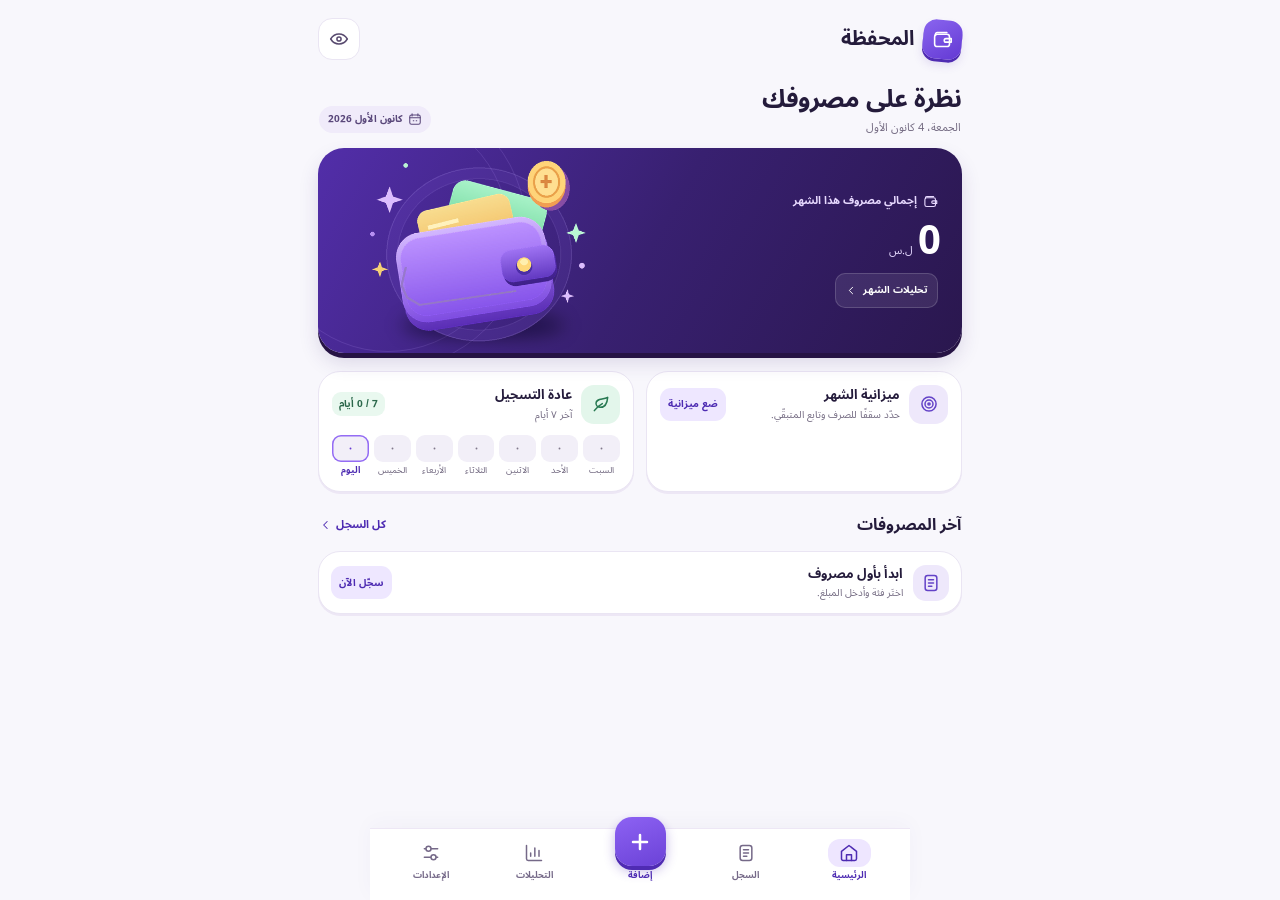
<file: apps/Almahfaza/app/assets/index.html>
<!doctype html>
<html lang="ar" dir="rtl">
<head>
  <meta charset="utf-8">
  <meta name="viewport" content="width=device-width,initial-scale=1,viewport-fit=cover">
  <meta name="color-scheme" content="light">
  <meta name="theme-color" content="#f9f8fd">
  <meta http-equiv="Content-Security-Policy" content="default-src 'self'; script-src 'self'; style-src 'self' 'unsafe-inline'; img-src 'self' data:; object-src 'none'; connect-src 'none'; form-action 'none'; base-uri 'none'">
  <title>المحفظة</title>
  <link rel="stylesheet" href="style.css">
  <script defer src="app.js"></script>
</head>
<body>
  <div class="shell">
    <header class="top" id="top"></header>
    <main id="view" tabindex="-1"></main>
    <nav class="nav" id="nav" aria-label="التنقل"></nav>
  </div>
  <div class="shade" id="shade" hidden>
    <section class="sheet" id="sheet" role="dialog" aria-modal="true" tabindex="-1"></section>
  </div>
  <div id="toast" class="toast" role="status" aria-live="polite"></div>
</body>
</html>
</file>
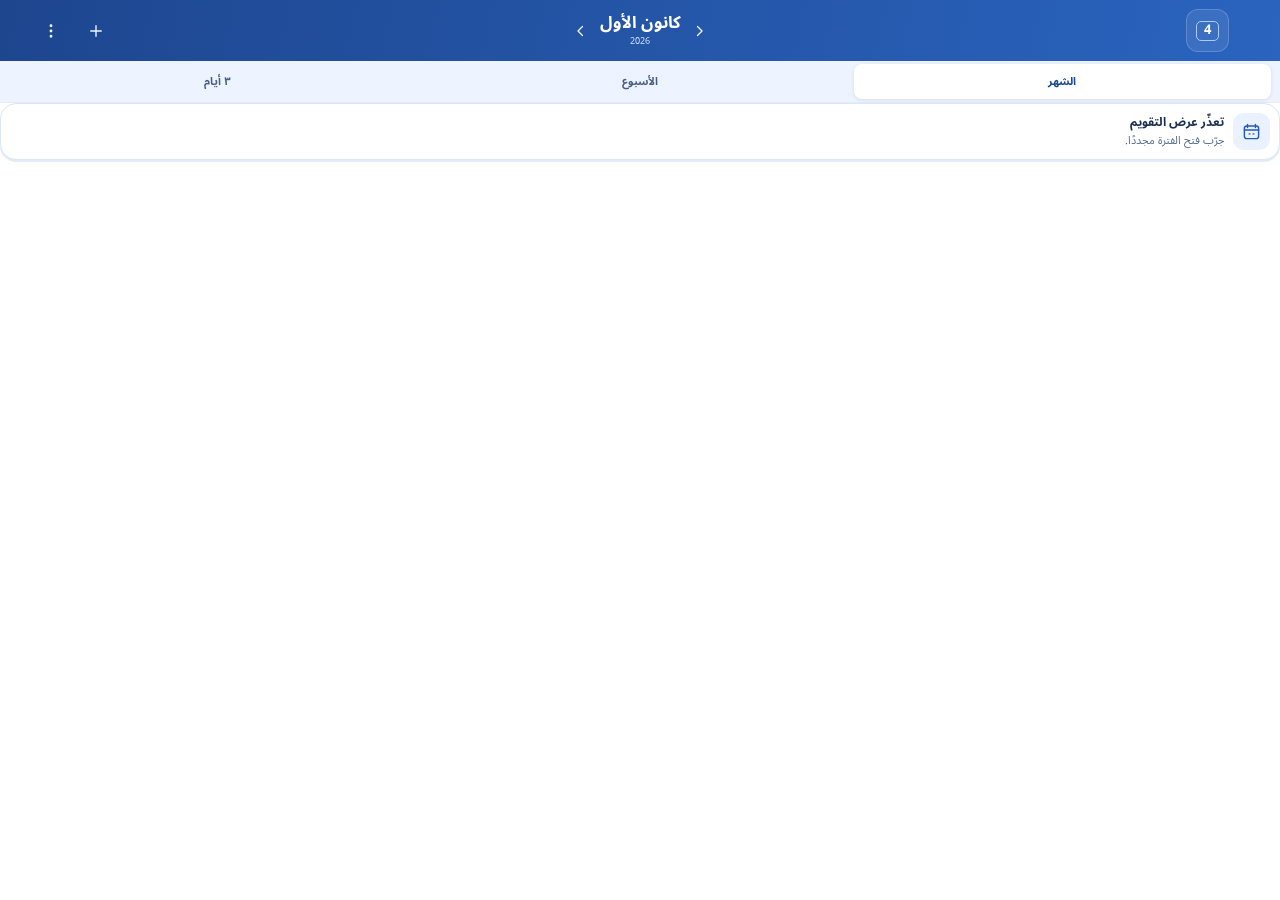
<file: apps/Altaqwim/app/src/main/assets/index.html>
<!doctype html><html dir="rtl" lang="ar">
<head>
<meta charset="utf-8">
<meta name="viewport" content="width=device-width, initial-scale=1, viewport-fit=cover">
<meta name="color-scheme" content="light">
<meta name="theme-color" content="#f4f7fc">
<meta http-equiv="Content-Security-Policy" content="default-src 'self'; script-src 'self'; style-src 'self'; img-src 'self'; connect-src 'none'; object-src 'none'; form-action 'none'; base-uri 'none'">
<title>التقويم</title>
<link rel="stylesheet" href="style.css">
<script defer src="app.js"></script>
</head>
<body>
<div id="shell"><header id="top"></header><main id="view" tabindex="-1"></main></div>
<div id="shade" hidden><section id="sheet" role="dialog" aria-modal="true" tabindex="-1"></section></div>
<div id="toast" role="status" aria-live="polite"></div>
</body>
</html>
</file>
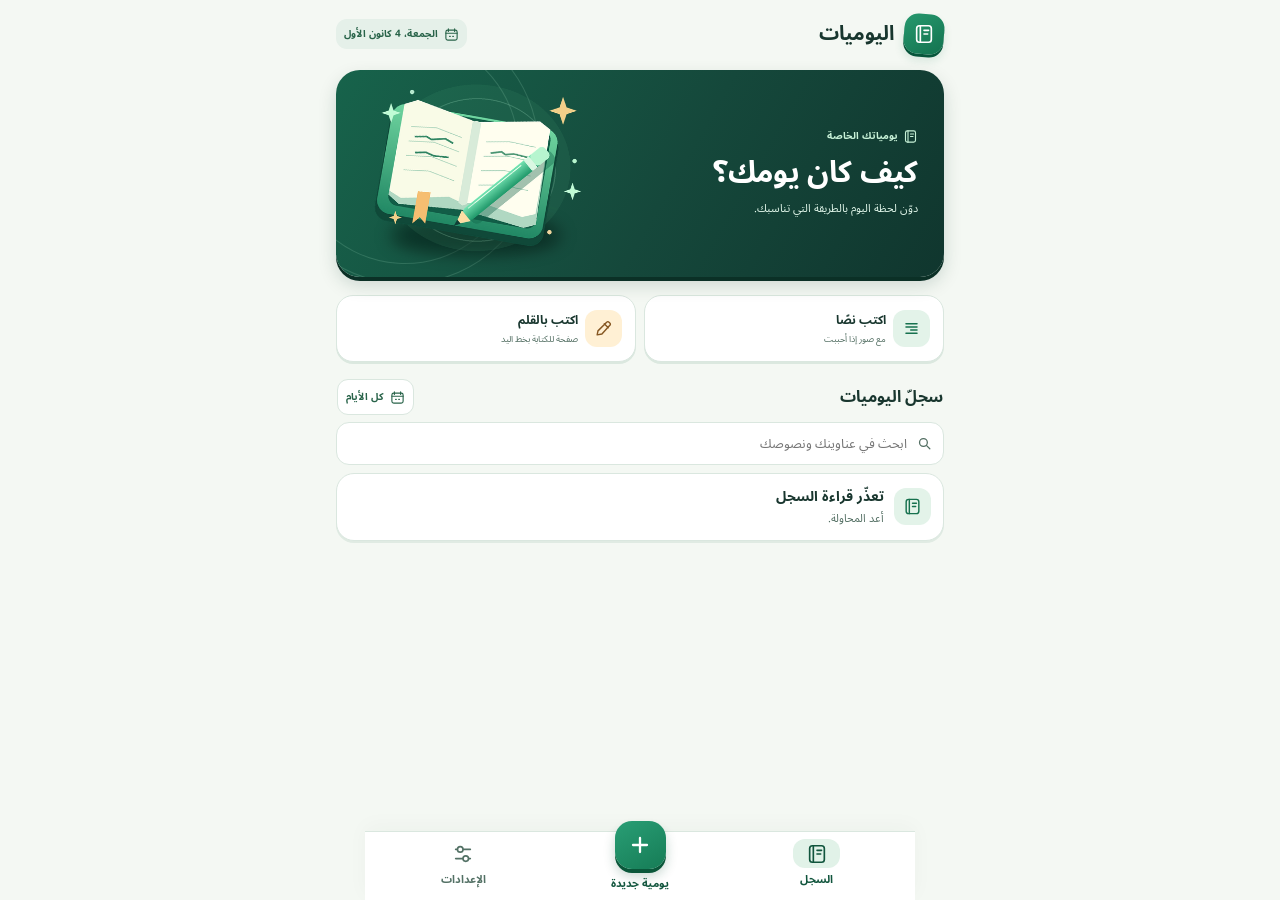
<file: apps/Alyawmiyat/app/src/main/assets/index.html>
<!doctype html>
<html lang="ar" dir="rtl">
<head>
  <meta charset="utf-8">
  <meta name="viewport" content="width=device-width,initial-scale=1,viewport-fit=cover">
  <meta name="color-scheme" content="light">
  <meta name="theme-color" content="#f4f8f3">
  <meta http-equiv="Content-Security-Policy" content="default-src 'self'; script-src 'self'; style-src 'self'; img-src 'self' data:; connect-src 'none'; object-src 'none'; form-action 'none'; base-uri 'none'">
  <title>اليوميات</title>
  <link rel="stylesheet" href="style.css">
  <script defer src="app.js"></script>
</head>
<body>
  <div class="shell" id="shell">
    <header id="top" class="top"></header>
    <main id="view" tabindex="-1"></main>
    <nav id="nav" class="nav" aria-label="التنقل"></nav>
  </div>
  <div id="shade" class="shade" hidden>
    <section id="sheet" class="sheet" role="dialog" aria-modal="true" tabindex="-1"></section>
  </div>
  <div id="toast" class="toast" role="status" aria-live="polite"></div>
</body>
</html>
</file>
<file: apps/Almahfaza/app/assets/style.css>
@font-face{font-family:Wallet;src:url(noto-Regular.woff) format("woff");font-weight:400;font-display:swap}
@font-face{font-family:Wallet;src:url(noto-Bold.woff) format("woff");font-weight:700;font-display:swap}
:root{--page:#f8f7fc;--paper:#fff;--ink:#241b3b;--muted:#726980;--line:#eae5f3;--purple:#6e46db;--dark-purple:#4d2bb2;--tint:#eee7ff;--mint:#dff7eb;--green:#236348;--red:#a73659;--nav-height:72px}
*{box-sizing:border-box}
html,body{margin:0;min-height:100%;background:var(--page);color:var(--ink)}
body{font:400 13px/1.65 Wallet,"Noto Sans Arabic",sans-serif;-webkit-tap-highlight-color:transparent}
button,input,select{font:inherit}
button{color:inherit;cursor:pointer;background:none;border:0;padding:0;touch-action:manipulation}
button:disabled{cursor:default;opacity:.48}
button:focus-visible,input:focus-visible,select:focus-visible{outline:3px solid #ac91f2;outline-offset:3px}
a{color:var(--dark-purple)}
[hidden]{display:none!important}
h1,h2,h3,p{margin:0}
h1,h2,h3,strong,b{font-weight:700}
h1{font-size:25px;line-height:1.5;letter-spacing:-.5px}
h2{font-size:16px;line-height:1.5}
h3{font-size:14px}
small,.muted{color:var(--muted)}
small{font-size:11px}
svg.i{width:22px;height:22px;display:block;flex:none;stroke:currentColor;stroke-width:1.8;stroke-linecap:round;stroke-linejoin:round;fill:none}
.num{font-family:Wallet,Arial,sans-serif;font-variant-numeric:tabular-nums;unicode-bidi:isolate}
.shell{max-width:540px;min-height:100vh;margin:auto}
.top{height:69px;display:flex;align-items:center;justify-content:space-between;padding:0 19px;gap:10px}
.brand{display:flex;align-items:center;gap:9px;font-size:20px;font-weight:700}
.brand-mark{width:39px;height:39px;display:grid;place-items:center;border-radius:13px;color:#fff;background:linear-gradient(145deg,#8a65ef,#6339d3);box-shadow:0 3px 0 #4f2bb2,0 6px 10px #5b36b325;transform:rotate(6deg)}
.brand-mark svg{transform:rotate(-6deg);width:21px;height:21px}
.top-tools{display:flex;align-items:center;gap:7px}
.icon-button{display:grid;place-items:center;flex:none;width:42px;height:42px;border-radius:14px;background:var(--paper);border:1px solid var(--line);color:#584a6f}
.icon-button svg{width:20px;height:20px}
.icon-button:active,.small-button:active,.row:active{background:var(--tint)}
.demo{border-radius:9px;padding:4px 7px;background:#fff0cd;color:#754c16;font-size:10px;font-weight:700}
main{padding:2px 17px calc(var(--nav-height) + 24px + env(safe-area-inset-bottom));outline:none}
.intro{display:flex;align-items:end;justify-content:space-between;gap:10px;margin:1px 1px 11px}
.intro p{font-size:11px;color:var(--muted)}
.date-pill{display:flex;align-items:center;gap:5px;background:#f0ebfa;color:#59477a;border-radius:20px;padding:5px 9px;margin-block-end:4px;font-size:10px;font-weight:700;white-space:nowrap}
.date-pill svg{width:14px;height:14px}
.hero{min-height:174px;position:relative;overflow:hidden;isolation:isolate;border-radius:26px;background:linear-gradient(120deg,#522ea9 0%,#382070 51%,#2a174e 100%);box-shadow:0 5px 0 #261344,0 10px 19px #38207025;color:white;padding:19px 16px;display:flex;flex-direction:column;align-items:flex-start;justify-content:center;margin-bottom:18px}
.hero:before,.hero:after{content:"";position:absolute;z-index:-2;border:1px solid #bca0ff28;border-radius:50%;height:240px;width:240px;left:-51px;top:-38px}
.hero:after{width:277px;height:277px;left:-70px;top:-57px}
.hero img{position:absolute;left:1px;top:50%;transform:translateY(-51%);z-index:-1;width:50%;max-width:219px;pointer-events:none}
.hero-label{display:flex;align-items:center;gap:6px;color:#e7d9ff;font-size:11px;font-weight:700}
.hero-label svg{width:15px;height:15px}
.hero-money{display:flex;align-items:baseline;flex-wrap:wrap;column-gap:5px;max-width:60%;line-height:1.25;margin-block:7px 8px}
.hero-money b{font:700 clamp(31px,9vw,40px)/1.18 Wallet,Arial,sans-serif;letter-spacing:-.08em;overflow-wrap:anywhere}
.hero-money b.long{font-size:clamp(21px,6.7vw,29px);letter-spacing:-.055em}
.hero-money b.extra{font-size:clamp(16px,5vw,24px);letter-spacing:-.04em}
.hero-money small{color:#e6daff;white-space:nowrap;font-size:11px}
.hero-link{display:inline-flex;align-items:center;gap:5px;border-radius:10px;background:#ffffff16;border:1px solid #ffffff29;padding:5px 9px;color:#fff;font-size:10px;font-weight:700;min-height:35px}
.hero-link svg{width:13px;height:13px}
.panel{background:var(--paper);border:1px solid var(--line);border-radius:22px;padding:13px 13px;box-shadow:0 2px 0 #ede7f5;margin-bottom:13px;min-width:0}
.panel-head,.section-head,.between{display:flex;align-items:center;justify-content:space-between;gap:9px}
.panel-head .title-group{display:flex;align-items:center;gap:9px;min-width:0}
.tile{width:39px;height:39px;border-radius:13px;display:grid;place-items:center;flex:none;color:var(--tile-ink,#6342c7);background:var(--tile-bg,#eee8fb)}
.tile svg{width:20px;height:20px}
.tile.green{--tile-bg:#e3f6eb;--tile-ink:#287952}
.tile.amber{--tile-bg:#fff1da;--tile-ink:#95571d}
.tile.pink{--tile-bg:#fce7f1;--tile-ink:#9c3d77}
.panel-title{font-size:13px;line-height:1.55}
.panel-sub{font-size:10px;color:var(--muted);line-height:1.45;margin-top:3px}
.small-button{border-radius:11px;flex:none;background:var(--tint);color:var(--dark-purple);padding:5px 8px;font-size:10px;font-weight:700;min-height:33px}
.progress{height:9px;background:#f0ecf7;border-radius:99px;overflow:hidden;margin-top:10px}
.progress span{display:block;height:100%;width:var(--value,0%);background:linear-gradient(90deg,#a882f7,#7547dd);border-radius:inherit;transition:width .3s ease}
.progress.over span{background:#c55176}
.progress-label{margin-top:5px;font-size:10px;color:var(--muted)}
.progress-label .danger{color:var(--red)}
.week{display:grid;grid-template-columns:repeat(7,1fr);gap:5px;margin-top:11px}
.day{text-align:center;font-size:9px;color:var(--muted);min-width:0}
.daybox{height:27px;border-radius:9px;background:#f2eff8;color:#81788c;display:grid;place-items:center;margin-bottom:2px}
.daybox svg{width:15px;height:15px}
.daybox.logged{background:#dbf4e7;color:#26744e}
.daybox.today{box-shadow:inset 0 0 0 1.5px #946cf4;color:#683bd3}
.daybox.today.logged{color:#26744e}
.day:last-child{font-weight:700;color:var(--dark-purple)}
.count-label{font-size:10px;font-weight:700;border-radius:9px;background:#e9f8ef;color:#2b684b;padding:4px 7px;white-space:nowrap}
.section-head{padding:1px 1px 8px}
.text-button{color:var(--dark-purple);font-size:11px;font-weight:700;display:flex;align-items:center;gap:3px;min-height:37px}
.text-button svg{width:14px;height:14px}
.empty{display:flex;align-items:center;gap:10px;padding:12px;margin-bottom:0}
.empty-text{flex:1}
.empty .tile{width:36px;height:36px}
.empty p{font-size:10px;color:var(--muted)}
.rows{padding:0 11px}
.row{width:100%;display:flex;align-items:center;gap:9px;text-align:start;min-height:60px;padding:6px 0}
.row+.row{border-top:1px solid #f0edf6}
.row-copy{flex:1;min-width:0}
.row-copy strong,.row-copy small{display:block;overflow:hidden;text-overflow:ellipsis;white-space:nowrap}
.row-copy strong{font-size:12px}
.row-copy small{font-size:9px}
.row .tile{width:36px;height:36px}
.row .tile svg{width:19px;height:19px}
.row .amount{font-size:11px;max-width:43%;text-align:end;white-space:normal;overflow-wrap:anywhere}
.row .amount small{display:block;font-size:9px}
.amount bdi{white-space:normal}
.nav{position:fixed;z-index:5;bottom:0;left:50%;transform:translateX(-50%);width:min(100%,540px);display:grid;grid-template-columns:1fr 1fr 1.05fr 1fr 1fr;align-items:start;background:#fff;border-top:1px solid #ede7f5;height:calc(var(--nav-height) + env(safe-area-inset-bottom));padding:6px 9px env(safe-area-inset-bottom);box-shadow:0 -5px 20px #38207008}
.nav-item{min-height:53px;display:grid;justify-items:center;align-content:center;gap:2px;color:#756988;font-size:9px;font-weight:700}
.nav-icon{height:28px;width:43px;border-radius:12px;display:grid;place-items:center}
.nav-icon svg{width:20px;height:20px}
.nav-item[aria-current="page"]{color:var(--dark-purple)}
.nav-item[aria-current="page"] .nav-icon{background:#eee6ff}
.nav-add{margin-top:-18px;color:var(--dark-purple);gap:3px}
.nav-add .nav-icon{width:51px;height:49px;color:#fff;background:linear-gradient(160deg,#8d62f3,#6b42d7);border-radius:17px;box-shadow:0 4px 0 #4f2bb3,0 5px 12px #4f2bb355}
.nav-add .nav-icon svg{width:24px;height:24px;stroke-width:2.5}
.nav-add:active .nav-icon,.primary:active{transform:translateY(2px);box-shadow:none}
.page-title{margin:1px 1px 12px}
.page-title p{color:var(--muted);font-size:11px}
.month-picker{display:flex;align-items:center;justify-content:space-between;gap:9px;margin-bottom:12px;padding:6px 8px;background:#fff;border-radius:17px;border:1px solid var(--line)}
.month-picker .icon-button{width:37px;height:37px;background:#f5f1fc;border:0;color:#6547a6;border-radius:10px}
.month-picker strong{font-size:13px;white-space:nowrap}
.summary{padding:14px;background:linear-gradient(130deg,#efe6ff,#e8e0fc 62%,#e1e4fc);border-color:#e2d6fb}
.summary small,.summary .panel-sub{color:#655384}
.summary-money{font-size:29px;font-weight:700;line-height:1.35;overflow-wrap:anywhere}
.change{display:inline-block;padding:3px 8px;margin-top:6px;border-radius:9px;background:#fff;color:#593990;font-size:10px}
.change.up{color:#903551}
.statistics{display:grid;grid-template-columns:1fr 1fr;gap:9px;margin-bottom:13px}
.stat{padding:11px;margin:0}
.stat strong{font-size:17px;display:block;line-height:1.4;overflow-wrap:anywhere}
.stat>span{font-size:10px;color:var(--muted)}
.chart{height:116px;display:grid;grid-template-columns:repeat(4,1fr);gap:10px;margin-top:8px}
.bar-col{display:grid;grid-template-rows:1fr auto;align-items:end;justify-items:center;gap:4px;color:var(--muted);font-size:9px}
.bar-track{width:min(100%,38px);height:100%;background:#f3eefb;border-radius:8px;position:relative;overflow:hidden}
.bar-fill{inset-inline:0;height:var(--height);border-radius:8px;position:absolute;bottom:0;background:linear-gradient(#a778f5,#7750d7)}
.bar-col[aria-pressed="true"] .bar-track{outline:2px solid #a778f5;outline-offset:2px}
.chart-read{font-size:10px;color:var(--muted);margin-top:7px}
.category-chart{display:grid;gap:9px;margin-top:10px}
.breakdown{display:grid;grid-template-columns:30px 1fr auto;align-items:center;gap:8px;font-size:11px}
.breakdown .tile{width:29px;height:29px;border-radius:9px}
.breakdown .tile svg{width:16px;height:16px}
.breakdown .progress{height:5px;margin-top:3px}
.breakdown .progress span{background:var(--accent)}
.breakdown .amount{font-size:10px;text-align:end;overflow-wrap:anywhere;max-width:102px}
.search-field{display:flex;align-items:center;gap:7px;padding:3px 10px;border-radius:14px;border:1px solid var(--line);background:#fff;color:var(--muted);margin-bottom:8px}
.search-field svg{width:17px;height:17px}
.search-field input{background:transparent;border:0;outline:none;min-width:0;width:100%;height:42px;color:var(--ink)}
.search-field:focus-within{border-color:#b49ded}
.search-field input:focus-visible{outline:none}
.chips{display:flex;gap:6px;overflow-x:auto;padding:2px 1px 7px;scrollbar-width:none}
.chip{padding:5px 9px;min-height:35px;border-radius:11px;border:1px solid var(--line);white-space:nowrap;background:white;color:var(--muted);font-size:10px;font-weight:700}
.chip[aria-pressed="true"]{color:var(--dark-purple);border-color:#d7c6ff;background:#eee7ff}
.group-title{font-size:11px;color:var(--muted);margin:4px 2px 4px}
.option{display:flex;align-items:center;text-align:start;width:100%;gap:10px;padding:9px 0;min-height:56px}
.option + .option{border-top:1px solid var(--line)}
.option > span:nth-child(2){flex:1;min-width:0}
.option small,.option strong{display:block}
.option > svg{width:15px;height:15px;color:#796794}
.option .tile{width:34px;height:34px}
.option .tile svg{width:18px;height:18px}
.shade{z-index:10;position:fixed;inset:0;background:#21143877;display:flex;align-items:flex-end;justify-content:center}
.sheet{width:min(100%,540px);max-height:calc(100% - 17px);overflow:auto;overscroll-behavior:contain;border-radius:26px 26px 0 0;background:var(--paper);padding:8px 16px calc(13px + env(safe-area-inset-bottom));box-shadow:0 -12px 36px #24113d30;animation:rise .20s ease-out both;outline:none;scrollbar-width:thin}
@keyframes rise{from{transform:translateY(35px);opacity:.65}to{transform:translateY(0);opacity:1}}
.handle{height:4px;width:35px;border-radius:9px;background:#e3dbea;margin:0 auto 7px}
.sheet-head{display:flex;align-items:center;justify-content:space-between;gap:8px;margin-bottom:6px}
.sheet-head h2{font-size:17px}
.sheet-head .icon-button{width:34px;height:34px;background:#f6f3fb;border:0}
.sheet-head .icon-button svg{width:17px;height:17px}
.amount-entry{display:flex;align-items:center;justify-content:center;gap:9px;min-height:65px;padding:5px 8px;margin:0 auto 8px;border-radius:16px;background:#f2eaff;color:var(--dark-purple)}
.amount-entry bdi{font-size:31px;font-weight:700;line-height:1.25;letter-spacing:-.055em;overflow-wrap:anywhere;min-width:0}
.amount-entry small{color:#654da3;font-size:10px;white-space:nowrap}
.form-caption{font-size:10px;color:var(--muted);font-weight:700;margin-bottom:4px}
.cat-grid{display:grid;grid-template-columns:repeat(4,minmax(0,1fr));gap:4px;margin-bottom:7px}
.cat-choice{display:grid;justify-items:center;align-content:center;gap:0;line-height:1.25;min-height:46px;border:1px solid #eeeaf5;border-radius:10px;font-size:9px;color:#62566f;padding:3px 0;background:#fcfaff}
.cat-choice .tile{width:24px;height:22px;border-radius:6px}
.cat-choice .tile svg{width:14px;height:14px}
.cat-choice[aria-pressed="true"]{box-shadow:inset 0 0 0 1px #a884ed;border-color:#a884ed;background:#f0e8ff;color:var(--dark-purple);font-weight:700}
.details-button{width:100%;display:flex;align-items:center;justify-content:space-between;padding:3px 9px;min-height:33px;font-size:10px;background:#f7f4fb;border-radius:10px;color:#654f80;margin-bottom:7px;font-weight:700}
.details-button span{display:flex;align-items:center;gap:5px}
.details-button svg{width:14px;height:14px}
.fields{display:grid;grid-template-columns:1fr 1fr;gap:7px;margin-bottom:8px}
.fields label{display:grid;gap:3px;font-size:10px;color:var(--muted);min-width:0}
.fields input,.settings-field input,.settings-field select{width:100%;height:39px;min-width:0;border-radius:9px;border:1px solid #ded3ef;background:white;padding:3px 7px;color:var(--ink);font-size:13px}
.keypad{display:grid;grid-template-columns:repeat(3,1fr);gap:5px;direction:ltr;margin-bottom:9px}
.keypad button{min-height:38px;border-radius:9px;border:1px solid #ece7f5;background:#faf8fd;font:700 17px/1 Wallet,Arial,sans-serif;display:grid;place-items:center;box-shadow:0 2px 0 #ede7f5}
.keypad button:active{background:#eee3ff;transform:translateY(1px);box-shadow:none}
.keypad svg{width:18px;height:18px}
.primary,.secondary{border-radius:12px;font-size:13px;font-weight:700;min-height:43px;padding:5px 10px;width:100%}
.primary{background:linear-gradient(115deg,#8357ef,#6d43d7);color:white;box-shadow:0 3px 0 #5028b8}
.primary:disabled{box-shadow:none}
.secondary{background:#f0eafa;color:var(--dark-purple)}
.secondary.danger{color:#9e3454;background:#f9e6ee}
.sheet-actions{display:flex;gap:7px;margin-top:8px}
.sheet-actions .primary,.sheet-actions .secondary{min-width:0}
.sheet-copy{font-size:12px;color:var(--muted);margin:8px 0}
.error{font-weight:700;color:var(--red);font-size:11px;margin-bottom:6px}
.settings-field{display:grid;gap:5px;margin:10px 0;font-size:11px}
.settings-field input,.settings-field select{height:45px}
.month-title:active{color:var(--purple)}
.restore-label{display:block;text-align:center;cursor:pointer;margin-top:9px}
.toast{position:fixed;bottom:calc(var(--nav-height) + 12px + env(safe-area-inset-bottom));left:50%;transform:translateX(-50%);background:#332451;color:white;border-radius:14px;padding:8px 13px;max-width:calc(100% - 30px);min-width:110px;text-align:center;z-index:15;font-size:11px;box-shadow:0 5px 15px #27163c38;pointer-events:none;opacity:0;transition:opacity .15s ease}
.toast.show{opacity:1}
.locked{overflow:hidden}
@media(min-width:680px){
  .shell{max-width:690px}.nav,.sheet{width:min(100%,540px)}
  main,.top{padding-inline:23px}
  .top{height:78px}
  .hero{min-height:205px;padding-inline:24px}
  .hero img{width:44%;max-width:270px;left:20px}
  .split{display:grid;grid-template-columns:1fr 1fr;gap:12px}
}
@media(max-width:345px){
  main{padding-inline:12px}.top{padding-inline:14px}
  h1{font-size:22px}.hero{padding-inline:12px;min-height:154px}
  .hero-money b{font-size:30px}
}
@media(prefers-reduced-motion:reduce){*,*:before,*:after{animation-duration:.001ms!important;transition-duration:.001ms!important}}
.month-title{font-size:13px;white-space:nowrap;font-weight:700;display:flex;align-items:center;gap:4px;min-height:38px}
.month-title svg{width:14px;height:14px;color:#7f65b4}
.coach-card{display:flex;align-items:flex-start;gap:9px;padding:10px;border-radius:14px;background:#eaf8ef;border:1px solid #dbf0e4;margin:2px 0 10px}
.coach-card .tile{height:31px;width:31px;border-radius:10px;background:#d9f2e5}
.coach-card .tile svg{height:17px;width:17px}
.coach-card h3{font-size:12px;color:#244f3d;margin-bottom:2px}
.coach-card p{font-size:11px;line-height:1.8;color:#3c6555}
.coach-switch{display:flex;justify-content:space-between;align-items:center;gap:12px;border:1px solid var(--line);padding:7px 9px;border-radius:13px;min-height:48px}
.coach-switch strong,.coach-switch small{display:block}
.coach-switch input{width:21px;height:21px;accent-color:var(--purple);margin-inline-end:5px;cursor:pointer}
.coach-permission:empty{display:none}
.coach-permission{margin-top:9px}
.coach-foot{margin-top:13px;border-top:1px solid var(--line);padding-top:7px}
.coach-foot>.coach-card{margin-top:5px}
</file>
<file: apps/Altaqwim/app/src/main/assets/style.css>
@font-face{font-family:Calendar;src:url(noto-Regular.woff) format("woff");font-weight:400;font-display:swap}
@font-face{font-family:Calendar;src:url(noto-Bold.woff) format("woff");font-weight:700;font-display:swap}
:root{color-scheme:light;--bg:#f4f7fc;--paper:#fff;--ink:#192e50;--muted:#536885;--blue:#245ab9;--deep:#1b428c;--pale:#eaf2ff;--line:#dce6f4;--calendar-line:#e4ebf5;--green:#226755;--mint:#e1f3ed;--hour:60px;--clock:41px}
*,*::before,*::after{box-sizing:border-box}
[hidden]{display:none!important}
html,body{background:var(--bg);color:var(--ink);margin:0;min-height:100%}
body{font:400 13px/1.6 Calendar,"Noto Sans Arabic",sans-serif;-webkit-tap-highlight-color:transparent}
input,textarea,select,button{font:inherit;color:inherit}
button{border:0;background:none;padding:0;cursor:pointer;touch-action:manipulation}
button:disabled{opacity:.46;cursor:default}
:focus-visible{outline:2px solid #508cdb;outline-offset:-2px}
h1,h2,h3,p{margin:0}h1,h2,h3,strong,b{font-weight:700}h1{font-size:18px;line-height:1.4}h2{font-size:15px}h3{font-size:13px}
small,.muted{color:var(--muted)}small{font-size:11px}
svg.i{width:20px;height:20px;stroke:currentColor;stroke-width:1.8;stroke-linecap:round;stroke-linejoin:round;fill:none;display:block;flex:none}
#shell{min-height:100vh}
#shell.calendar-shell{display:flex;flex-direction:column;height:100vh;height:100dvh;min-height:0;overflow:hidden;background:var(--paper)}
#top{flex:none}
.toolbar{display:grid;grid-template-columns:72px minmax(0,1fr) 72px;align-items:center;gap:3px;min-height:61px;padding:5px 8px;background:linear-gradient(103deg,#1e468f,#2a64bf);color:white}
.toolbar-actions,.period{display:flex;align-items:center;justify-content:center;min-width:0;gap:2px}
.toolbar-actions{justify-content:flex-end}
.icon-button{display:grid;place-items:center;flex:none;width:38px;height:38px;border:1px solid var(--line);border-radius:11px;color:var(--deep);background:white}
.icon-button svg{width:18px;height:18px}
.toolbar .icon-button{width:34px;height:43px;background:none;border-color:transparent;color:#f1f6ff;border-radius:8px}
.toolbar .period .icon-button{width:29px}
.toolbar .icon-button:active{background:#ffffff24}
.today-button{justify-self:center;display:grid;place-items:center;width:43px;height:43px;border-radius:12px;border:1px solid #ffffff30;background:#ffffff16;color:white;font-weight:700}
.today-button>span{display:grid;place-items:center;width:23px;height:20px;border:1px solid #acccf5;border-radius:5px;line-height:1}
.period-label{display:grid;justify-items:center;align-content:center;min-width:0;min-height:47px;padding:3px 2px;text-align:center;color:white;line-height:1.4}
.period-label strong{font-size:15px}
.period-label small{color:#d5e6ff;font-size:9px}
.period-label:hover,.today-button:active{background:#ffffff24;border-radius:9px}
.tabs{display:grid;grid-template-columns:repeat(3,1fr);padding:3px 9px;gap:5px;background:#eef4ff;border-bottom:1px solid var(--calendar-line)}
.tabs button{min-height:35px;color:#465e85;font-size:11px;font-weight:700;border-radius:8px}
.tabs button[aria-pressed=true]{background:white;color:#17468f;box-shadow:0 1px 4px #24477a20}
.subnav{display:grid;grid-template-columns:46px 1fr 46px;align-items:center;gap:5px;padding:7px 12px;min-height:60px;border-bottom:1px solid var(--line);background:var(--bg)}
.subnav h1{text-align:center}
main{max-width:760px;margin:auto;padding:12px 13px 24px;outline:none}
.calendar-shell main{max-width:none;width:100%;margin:0;padding:0;flex:1;min-height:0;display:flex;flex-direction:column;overflow:hidden}
.calendar-board{background:var(--paper);flex:1;min-height:0;touch-action:pan-y pinch-zoom}
.month-board{display:flex;flex-direction:column;overflow:auto}
.month-labels,.month-days,.week-board{display:grid;grid-template-columns:repeat(7,minmax(0,1fr))}
.month-labels{flex:none;background:#f5f8fd;border-bottom:1px solid var(--line)}
.weekday{font-size:10px;color:var(--muted);font-weight:700;text-align:center;padding:5px 0;white-space:nowrap}
.month-days{flex:1}
.month-days[data-weeks="4"]{grid-template-rows:repeat(4,minmax(64px,1fr))}
.month-days[data-weeks="5"]{grid-template-rows:repeat(5,minmax(64px,1fr))}
.month-days[data-weeks="6"]{grid-template-rows:repeat(6,minmax(64px,1fr))}
.month-cell,.week-column{border-inline-start:1px solid var(--calendar-line);border-bottom:1px solid var(--calendar-line);display:flex;flex-direction:column;min-width:0;min-height:0;overflow:hidden}
.month-cell:nth-child(7n+1),.week-column:first-child{border-inline-start:0}
.month-cell.outside{background:#f8fafd;color:#7385a1}.month-cell.active,.week-column.active,.time-day.active{background:#f1f6ff}
.cell-date{display:flex;align-items:center;justify-content:flex-start;padding:2px 3px;width:100%;min-height:28px;text-align:start}
.day-number{min-width:21px;height:21px;display:grid;place-items:center;border-radius:7px;font-weight:700;font-size:12px}
[aria-current=date]>.day-number{background:#245ab9;color:white}
.day-space{width:100%;min-height:0;flex:1}
.day-space:active,.cell-date:active,.day-heading:active{background:#e7f0ff}
.cell-items,.week-items{padding:0 2px;display:grid;align-content:start;gap:2px;min-width:0}
.week-board{grid-template-rows:minmax(0,1fr)}
.week-column{border-bottom:0;overflow:auto;overscroll-behavior:contain;scrollbar-width:thin}
.week-items{gap:4px;padding:4px 2px}
.day-heading{min-height:55px;display:flex;flex-direction:column;align-items:center;justify-content:center;gap:2px;border-bottom:1px solid var(--line);min-width:0}
.day-heading>.day-number{font-size:17px;min-width:27px;height:27px}
.day-name{font-size:9px;color:var(--muted);font-weight:700;white-space:nowrap}
.prio-0{--prio-bg:#edf0f5;--prio-fg:#45536a;--prio-mark:#738398}
.prio-1{--prio-bg:#e4efff;--prio-fg:#1f519c;--prio-mark:#4385d8}
.prio-2{--prio-bg:#fff1c8;--prio-fg:#76500e;--prio-mark:#cf921b}
.prio-3{--prio-bg:#ffe5e8;--prio-fg:#8e2f45;--prio-mark:#d44d67}
.cell-chip,.time-block{background:var(--prio-bg);color:var(--prio-fg);border-inline-start:2px solid var(--prio-mark);border-radius:5px}
.cell-chip{min-width:0;max-width:100%;display:flex;align-items:center;gap:2px;min-height:18px;padding:0 2px;text-align:start;font-size:9px;line-height:1.2;font-weight:700}
.cell-chip span{overflow:hidden;text-overflow:ellipsis;white-space:nowrap}
.cell-chip svg.i,.time-block svg.i{width:11px;height:11px}
.week-items>.cell-chip{min-height:25px}
.cell-chip.done span,.time-block.done strong{text-decoration:line-through}
.board-more{color:var(--deep);font-weight:700;font-size:9px;min-height:15px;border-radius:5px;text-align:start;padding:1px 4px}
.board-more:active{background:#e7f0ff}
.legend{flex:none;min-height:29px;display:flex;justify-content:center;align-items:center;flex-wrap:wrap;gap:6px 18px;padding:4px 7px;background:#f7f9fd;border-top:1px solid var(--line);color:#465e7e;font-size:10px}
.legend span,.priority-choices span{display:flex;align-items:center;gap:4px}
.legend i,.priority-choices i{display:block;border-radius:50%;width:8px;height:8px;flex:none;background:var(--prio-mark)}
.timed-board{display:flex;flex-direction:column;overflow:hidden}
.time-columns{display:grid;grid-template-columns:var(--clock) repeat(3,minmax(0,1fr))}
.time-headers,.all-day-strip{flex:none;background:#f7f9fd;border-bottom:1px solid var(--line)}
.time-headers>.day-heading{border-bottom:0;border-inline-start:1px solid var(--calendar-line)}
.all-day-cell{display:flex;flex-direction:column;gap:2px;min-width:0;max-height:49px;border-inline-start:1px solid var(--calendar-line);padding:2px 3px}
.axis-note{font-size:8px;color:var(--muted);display:grid;place-items:center;text-align:center}
.hours-scroll{flex:1;min-height:0;overflow:auto;overscroll-behavior:contain;scrollbar-width:thin}
.time-grid{height:calc(var(--hour) * 24)}
.hour-axis,.time-day{display:grid;grid-template-rows:repeat(24,var(--hour));min-width:0}
.hour-axis{background:#f7f9fd}
.hour-axis>span{padding:2px 4px 0;color:#586b87;font-size:9px;text-align:center;line-height:1.3}
.time-day{border-inline-start:1px solid var(--line);position:relative;background:#fff}
.hour-slot{width:100%;border-top:1px solid var(--calendar-line);background:linear-gradient(to bottom,transparent calc(50% - .5px),#eef2f8 calc(50% - .5px),#eef2f8 calc(50% + .5px),transparent calc(50% + .5px))}
.hour-slot:active{background:#e8f1ff}
.time-block{position:absolute;z-index:1;display:flex;flex-direction:column;justify-content:flex-start;overflow:hidden;text-align:start;padding:3px;gap:2px;line-height:1.25;font-size:10px;border-inline-start-width:3px}
.time-block-line{min-width:0;display:flex;align-items:center;gap:2px}
.time-block strong,.time-block small{min-width:0;overflow:hidden;text-overflow:ellipsis;white-space:nowrap}
.time-block small{font-size:8px;color:inherit;text-align:start}
.time-block.collision{justify-content:center;align-items:center;background:#e8f1fc;color:#274e86;border-inline-start-color:#5681bd;font-weight:700}
.now{height:2px;background:#d45168;position:absolute;inset-inline:0;z-index:2;pointer-events:none}
.now::before{content:"";position:absolute;inset-inline-start:0;top:-2px;width:6px;height:6px;border-radius:50%;background:#d45168}
.panel{border:1px solid var(--line);border-radius:16px;background:var(--paper);padding:10px;margin-bottom:10px;box-shadow:0 2px 0 #e3ebf6;min-width:0}
.divided,.day-list{padding:0 6px}
.day-list{margin:8px 0}
.item{display:flex;align-items:center;gap:9px;padding:7px 1px;min-height:62px;min-width:0}
.item+.item{border-top:1px solid #e8eef7}
.item-open{flex:1;min-width:0;text-align:start;display:flex;align-items:center;align-self:stretch;gap:8px;padding:2px 0}
.item-open>span:nth-child(2){min-width:0;flex:1}
.item-open strong,.item-open small{display:block;overflow:hidden;text-overflow:ellipsis;white-space:nowrap}
.item-open strong{font-size:12px}.item-open small{font-size:10px;color:var(--muted)}
.item-open>.i{width:15px;height:15px;color:#6b83a5}
.item.done strong{color:#54746d;text-decoration:line-through}
.tile{display:grid;place-items:center;flex:none;width:37px;height:37px;border-radius:11px;background:var(--prio-bg,var(--pale));color:var(--prio-fg,var(--blue))}
.tile svg{width:19px;height:19px}.tile.task{background:#fef0d8;color:#805413}.tile.good{background:var(--mint);color:var(--green)}
.task-check{width:40px;height:41px;display:grid;place-items:center;flex:none;color:#667f9d;border-radius:10px}
.task-check[aria-pressed=true]{color:var(--green);background:var(--mint)}
.empty{min-height:57px;display:flex;align-items:center;gap:9px;padding:9px;color:var(--muted);font-size:11px}
.empty strong{display:block;color:var(--ink);font-size:12px}
#sheet .empty{margin-top:9px}
.option{width:100%;min-height:59px;text-align:start;display:flex;align-items:center;gap:9px;padding:6px 1px}
.option+.option{border-top:1px solid var(--line)}
.option>span:nth-child(2){flex:1;min-width:0}.option strong,.option small{display:block}
.option>.i{height:15px;width:15px;color:var(--muted)}
.search-entry{display:flex;align-items:center;gap:6px;border:1px solid var(--line);background:white;border-radius:12px;padding:0 9px;margin:0 0 8px}
.search-entry svg{width:17px;height:17px}.search-entry input{width:100%;border:0;outline:none;height:44px;background:none;min-width:0}
.page-title{padding:0 1px 10px}.page-title p{font-size:11px;color:var(--muted)}
#shade{position:fixed;inset:0;display:flex;align-items:flex-end;justify-content:center;z-index:10;background:#152f5a99}
#sheet{width:min(100%,560px);background:white;max-height:calc(100% - 15px);border-radius:24px 24px 0 0;overflow:auto;overscroll-behavior:contain;padding:7px 13px calc(14px + env(safe-area-inset-bottom));box-shadow:0 -10px 34px #11284a4d;outline:none;animation:rise .18s ease-out}
@keyframes rise{from{transform:translateY(24px);opacity:.82}to{transform:translateY(0);opacity:1}}
.handle{width:34px;height:4px;background:#dce6f6;border-radius:9px;margin:0 auto 6px}
.sheet-head{min-height:38px;display:flex;align-items:center;justify-content:space-between;gap:5px;margin-bottom:6px}
.sheet-head .icon-button{width:34px;height:34px;background:#edf3fc;border:0}
.sheet-head .icon-button svg{width:17px;height:17px}
.field{display:grid;gap:3px;min-width:0;margin:4px 0 6px;color:var(--muted);font-size:11px}
.field input,.field textarea,.field select{border:1px solid var(--line);border-radius:10px;background:#fff;color:var(--ink);min-width:0;width:100%;padding:5px 8px;min-height:40px}
.field textarea{resize:vertical}
.split-fields{display:grid;grid-template-columns:1fr 1fr;gap:7px}
.toggle{display:flex;align-items:center;justify-content:space-between;gap:7px;border:1px solid var(--line);min-height:42px;border-radius:10px;padding:4px 8px;margin:3px 0;color:var(--ink);font-size:11px}
.toggle input{width:20px;height:20px;accent-color:var(--blue)}
.priority-field{padding:0;border:0;margin:4px 0 7px;min-width:0}
.priority-field legend{color:var(--muted);font-size:11px;margin-bottom:3px;padding:0}
.priority-choices{display:grid;grid-template-columns:repeat(4,minmax(0,1fr));gap:4px}
.priority-choices label{position:relative;min-width:0;cursor:pointer}
.priority-choices input{position:absolute;opacity:0;width:1px;height:1px}
.priority-choices label>span{justify-content:center;background:var(--prio-bg);color:var(--prio-fg);border:1px solid transparent;border-radius:8px;font-size:10px;min-height:35px;padding:3px 2px;white-space:nowrap}
.priority-choices input:checked+span{border-color:var(--prio-mark);font-weight:700;box-shadow:inset 0 0 0 1px var(--prio-mark)}
.priority-choices input:focus-visible+span{outline:2px solid #345c99}
.sheet-copy{font-size:12px;color:var(--muted);margin:6px 0 9px}
.warning,.error{font-size:11px;color:#8c471f;background:#fff3df;border-radius:8px;padding:4px 7px;margin:4px 0}
.error{color:#8f3143;background:#feeef0}
.sheet-actions{display:flex;gap:7px;margin-top:8px}
.primary,.secondary{display:block;width:100%;min-height:40px;border-radius:11px;font-size:12px;font-weight:700;padding:5px 8px}
.primary{color:white;background:linear-gradient(125deg,#3476d2,#245ab7);box-shadow:0 3px 0 #174093}
.primary:active{transform:translateY(2px);box-shadow:none}
.secondary{background:var(--pale);color:var(--deep)}.secondary.danger{color:#96364c;background:#fae9ed}
.smaller{min-height:34px;font-size:10px}
#toast{position:fixed;z-index:20;bottom:calc(37px + env(safe-area-inset-bottom));left:50%;transform:translateX(-50%);background:#193d77;color:white;border-radius:11px;padding:6px 10px;max-width:calc(100% - 28px);text-align:center;font-size:11px;opacity:0;transition:opacity .16s;pointer-events:none;box-shadow:0 5px 17px #1b3a7540}
#toast.show{opacity:1}.locked{overflow:hidden}
@media(min-width:600px){:root{--clock:57px}.toolbar{grid-template-columns:130px minmax(0,1fr) 130px}.toolbar .icon-button{width:43px}.toolbar-actions{justify-content:center}.period-label strong{font-size:17px}.day-number{font-size:14px}.cell-chip{font-size:11px;padding:0 5px}.time-block{font-size:12px}.time-block small,.hour-axis>span{font-size:10px}.day-name,.weekday{font-size:11px}.legend{gap:23px}}
@media(max-width:350px){.toolbar{grid-template-columns:53px minmax(0,1fr) 67px;padding-inline:5px}.toolbar .icon-button{width:31px}.toolbar .period .icon-button{width:24px}.period-label strong{font-size:13px}.cell-chip{font-size:8px}.weekday{font-size:9px}.legend{gap:5px 13px}}
@media(prefers-reduced-motion:reduce){*,*::before,*::after{transition:none!important;animation:none!important}}
.week-column>.day-heading,.week-items{flex:none}
</file>
<file: apps/Alyawmiyat/app/src/main/assets/style.css>
@font-face{font-family:Journal;src:url(noto-Regular.woff) format("woff");font-weight:400;font-display:swap}
@font-face{font-family:Journal;src:url(noto-Bold.woff) format("woff");font-weight:700;font-display:swap}
:root{color-scheme:light;--page:#f4f8f3;--paper:#fff;--ink:#18362e;--muted:#526e62;--line:#dae7df;--green:#157652;--dark:#11553d;--mint:#e1f2e8;--amber:#fff0d4;--nav-height:69px}
*{box-sizing:border-box}
html,body{margin:0;min-height:100%;background:var(--page);color:var(--ink)}
body{font:400 13px/1.65 Journal,"Noto Sans Arabic",sans-serif;-webkit-tap-highlight-color:transparent}
button,input,textarea{font:inherit}
button{color:inherit;cursor:pointer;border:0;background:none;padding:0;touch-action:manipulation}
button:disabled{opacity:.46;cursor:default}
:focus-visible{outline:3px solid #78c49f;outline-offset:3px}
[hidden]{display:none!important}
h1,h2,h3,p{margin:0}
h1,h2,h3,strong{font-weight:700}
h1{font-size:24px;line-height:1.48;letter-spacing:-.3px}
h2{font-size:16px;line-height:1.55}
h3{font-size:14px;line-height:1.55}
small,.muted{color:var(--muted)}
small{font-size:11px}
svg.i{width:22px;height:22px;fill:none;stroke:currentColor;stroke-width:1.8;stroke-linecap:round;stroke-linejoin:round;display:block;flex:none}
.shell{max-width:650px;min-height:100vh;margin:auto}
.top{min-height:68px;padding:0 18px;display:flex;align-items:center;justify-content:space-between;gap:9px}
.brand{display:flex;align-items:center;gap:10px;font-size:20px;font-weight:700;min-width:0}
.brand-mark{display:grid;place-items:center;flex:none;width:40px;height:40px;border-radius:14px;background:linear-gradient(145deg,#26996e,#13724f);color:white;box-shadow:0 3px 0 #07553b,0 6px 10px #13724f24;transform:rotate(5deg)}
.brand-mark svg{transform:rotate(-5deg)}
.icon-button{width:42px;height:42px;display:grid;place-items:center;flex:none;border-radius:13px;border:1px solid var(--line);background:var(--paper);color:var(--dark)}
.icon-button svg{width:19px;height:19px}
.icon-button:active,.entry-row:active{background:var(--mint)}
.date-pill,.filter-button{display:inline-flex;align-items:center;gap:6px;border-radius:11px;color:#286349;background:#e5f0e9;font-weight:700;font-size:10px;padding:5px 8px;min-height:30px}
.date-pill svg,.filter-button svg{width:15px;height:15px}
main{padding:2px 16px calc(var(--nav-height) + 24px + env(safe-area-inset-bottom));outline:none}
.home-hero{isolation:isolate;overflow:hidden;position:relative;min-height:173px;border-radius:24px;background:linear-gradient(120deg,#17634b,#15483b 55%,#10362e);padding:15px 16px;margin:0 0 18px;color:white;display:flex;align-items:center;box-shadow:0 4px 0 #0b3026,0 8px 18px #0c382c2b}
.home-hero::before,.home-hero::after{content:"";position:absolute;z-index:-2;left:-45px;top:-34px;height:226px;width:226px;border:1px solid #c1ffdb27;border-radius:50%;transform:rotate(-18deg)}
.home-hero::after{left:-65px;top:-54px;height:266px;width:266px}
.hero-art{position:absolute;z-index:-1;left:-5px;width:52%;max-width:260px;height:auto;top:50%;transform:translateY(-52%);pointer-events:none}
.hero-copy{width:62%}
.hero-label{display:flex;align-items:center;gap:5px;font-size:10px;color:#c8f2d8;font-weight:700;margin-bottom:6px}
.hero-label svg{width:15px;height:15px}
.home-hero h1{font-size:clamp(21px,6.4vw,30px)}
.home-hero p{font-size:11px;color:#e2f7eb;margin-top:5px}
.start-grid{display:grid;grid-template-columns:1fr 1fr;gap:8px;margin-bottom:17px}
.start-card{display:flex;align-items:center;gap:7px;min-height:67px;text-align:start;border:1px solid var(--line);border-radius:17px;padding:8px;background:var(--paper);box-shadow:0 2px 0 #dbe8df}
.start-card:active{transform:translateY(2px);box-shadow:none}
.start-card strong,.start-card small{display:block}
.start-card strong{font-size:12px;white-space:nowrap}
.start-card small{font-size:9px;line-height:1.5;margin-top:2px}
.tile{display:grid;place-items:center;width:37px;height:37px;border-radius:12px;background:#e3f3e9;color:#16714e;flex:none}
.tile.sand{background:var(--amber);color:#865722}
.tile.blue{background:#e4eff4;color:#30667b}
.tile svg{width:19px;height:19px}
.section-head,.between{display:flex;align-items:center;justify-content:space-between;gap:9px}
.section-head{margin:0 1px 7px}
.filter-button{background:var(--paper);border:1px solid var(--line);min-height:36px}
.filter-button.active{border-color:#91cdae;background:var(--mint)}
.search-field{min-height:43px;border:1px solid var(--line);border-radius:13px;background:#fff;display:flex;align-items:center;gap:7px;padding:0 10px;color:var(--muted);margin-bottom:8px}
.search-field svg{width:17px;height:17px}
.search-field:focus-within{border-color:#7bbc98}
.search-field input{border:0;background:none;color:var(--ink);height:40px;min-width:0;width:100%;outline:none}
.search-field input:focus-visible{outline:none}
.panel{border:1px solid var(--line);border-radius:18px;padding:12px;margin-bottom:12px;background:var(--paper);box-shadow:0 2px 0 #e0ebe3;min-width:0}
.empty{display:flex;align-items:center;gap:10px;margin-top:8px}
.empty p{font-size:11px;color:var(--muted);margin-top:2px}
.group-day{font-size:11px;color:var(--muted);margin:10px 2px 5px}
.rows{padding:0 11px}
.entry-row{display:flex;align-items:center;min-height:62px;gap:9px;text-align:start;width:100%;padding:8px 0}
.entry-row + .entry-row{border-top:1px solid var(--line)}
.entry-copy{flex:1;min-width:0}
.entry-copy strong,.entry-copy small{display:block;overflow:hidden;text-overflow:ellipsis;white-space:nowrap}
.entry-copy strong{font-size:13px}
.entry-copy small{font-size:11px}
.entry-aside{color:var(--muted);display:flex;align-items:center;gap:4px;font-size:10px}
.entry-aside svg{width:15px;height:15px}
.nav{z-index:4;position:fixed;bottom:0;left:50%;transform:translateX(-50%);width:min(100%,550px);background:white;border-top:1px solid var(--line);display:grid;grid-template-columns:1fr 1fr 1fr;align-items:start;height:calc(var(--nav-height) + env(safe-area-inset-bottom));padding:6px 10px env(safe-area-inset-bottom);box-shadow:0 -5px 20px #153f2b08}
.nav-item{min-height:53px;display:grid;justify-items:center;align-content:center;gap:3px;color:#537165;font-size:11px;font-weight:700}
.nav-item[aria-current="page"]{color:var(--dark)}
.nav-icon{display:grid;place-items:center;width:47px;height:29px;border-radius:12px}
.nav-item[aria-current="page"] .nav-icon{background:var(--mint)}
.nav-add{margin-top:-17px;color:var(--dark);gap:6px}
.nav-add .nav-icon{height:48px;width:51px;border-radius:17px;color:white;background:linear-gradient(150deg,#299e75,#167c56);box-shadow:0 4px 0 #0a573a,0 7px 12px #0e4f373d}
.nav-add .nav-icon svg{width:24px;height:24px;stroke-width:2.3}
.nav-add:active .nav-icon,.primary:active{transform:translateY(2px);box-shadow:none}
.page-title{padding:1px 1px 10px}
.page-title p{font-size:11px;color:var(--muted)}
.option{display:flex;align-items:center;text-align:start;min-height:60px;width:100%;gap:9px;padding:8px 0}
.option + .option{border-top:1px solid var(--line)}
.option > span:nth-child(2){flex:1;min-width:0}
.option small,.option strong{display:block}
.option > svg{width:16px;height:16px;color:var(--muted)}
.page-editor .top{position:sticky;top:0;z-index:3;min-height:65px;background:var(--page);border-bottom:1px solid #e4ede6}
.page-editor main{padding:10px 13px 26px}
.editor-left,.editor-right{display:flex;align-items:center;gap:7px;min-width:0}
.editor-heading{min-width:0}
.editor-heading h1{font-size:14px;white-space:nowrap}
.editor-heading small{display:block;font-size:9px}
.editor-top-action{min-height:39px;padding:4px 10px}
.done{border-radius:11px;background:var(--mint);color:var(--dark);font-weight:700;min-height:40px;padding-inline:10px}
.editor-meta{display:flex;align-items:center;justify-content:space-between;gap:6px;padding:0 2px 9px}
.editor-meta .filter-button{font-size:11px}
.status{font-size:10px;color:var(--muted);min-width:0;text-align:end}
.status.error{color:#9d3a49;margin:0}
.paper{padding:0;overflow:hidden}
.title-input,.body-input{width:100%;border:0;background:transparent;display:block;outline:none;color:var(--ink);margin:0;text-align:right;direction:rtl}
.title-input:focus-visible,.body-input:focus-visible{outline:none}
.title-input{font-weight:700;font-size:20px;padding:13px 14px 8px;border-bottom:1px solid #edf1ec}
.title-input::placeholder,.body-input::placeholder{color:#729183;opacity:1}
.body-input{min-height:286px;resize:none;overflow:hidden;padding:12px 14px;font-size:16px;line-height:1.9;unicode-bidi:plaintext}
.editor-footer{padding:8px 12px 10px;border-top:1px solid #eaf1ec}
.editor-footer small{font-size:10px}
.attach{display:flex;align-items:center;gap:6px;color:var(--dark);font-weight:700;background:var(--mint);border-radius:10px;padding:6px 8px;min-height:39px}
.attach svg{width:17px;height:17px}
.photos{display:grid;grid-template-columns:repeat(auto-fill,minmax(86px,1fr));gap:7px;padding:0 12px 11px}
.photos:empty{display:none}
.photo-tile{min-width:0;isolation:isolate;display:block;position:relative;aspect-ratio:1.18;overflow:hidden;border:1px solid var(--line);border-radius:11px;background:var(--mint)}
.photo-tile img{width:100%;height:100%;object-fit:cover;display:block}
.photo-preview{display:block;max-width:100%;max-height:60vh;margin:8px auto;object-fit:contain;border-radius:14px;background:var(--page)}
.ink-tools{display:flex;align-items:center;gap:4px;flex-wrap:wrap;padding:8px;border-bottom:1px solid var(--line)}
.ink-tools button{display:flex;align-items:center;justify-content:center;gap:4px;min-height:42px;flex:1;white-space:nowrap;padding:3px 5px;border:1px solid transparent;border-radius:9px;color:#49685c;font-size:10px}
.ink-tools button svg{width:18px;height:18px}
.ink-tools button[aria-pressed=true]{background:var(--mint);border-color:#c2e2d0;color:var(--dark);font-weight:700}
.canvas-frame{max-width:570px;margin:auto;padding:0 3px}
canvas{width:100%;height:auto;display:block;touch-action:none;user-select:none;aspect-ratio:800/1024;background:#fdfefa;background-image:repeating-linear-gradient(to bottom,transparent 0,transparent calc(100% / 28 - 1px),#e5eee7 calc(100% / 28 - 1px),#e5eee7 calc(100% / 28));cursor:crosshair}
.ink-note{padding:8px 12px;border-top:1px solid var(--line);font-size:10px;color:var(--muted)}
.shade{position:fixed;z-index:10;inset:0;background:#173c31a5;display:flex;align-items:flex-end;justify-content:center}
.sheet{width:min(100%,550px);max-height:calc(100% - 15px);overflow:auto;overscroll-behavior:contain;border-radius:25px 25px 0 0;background:var(--paper);padding:8px 15px calc(15px + env(safe-area-inset-bottom));box-shadow:0 -12px 35px #162d2438;animation:rise .19s ease-out both;outline:none}
@keyframes rise{from{transform:translateY(29px);opacity:.8}to{transform:translateY(0);opacity:1}}
.handle{height:4px;width:35px;border-radius:9px;background:#dce8df;margin:0 auto 6px}
.sheet-head{min-height:39px;display:flex;align-items:center;justify-content:space-between;gap:7px;margin-bottom:5px}
.sheet-head .icon-button{width:35px;height:35px;border:0;background:#eef5f0}
.sheet-head .icon-button svg{width:17px;height:17px}
.sheet-copy{margin:6px 0 9px;color:var(--muted);font-size:12px}
.field{display:grid;gap:4px;font-size:11px;margin:8px 0 10px}
.field input{height:43px;min-width:0;width:100%;padding:5px 9px;border:1px solid var(--line);border-radius:10px;background:#fff;color:var(--ink)}
.sheet-actions{display:flex;gap:7px;margin-top:8px}
.primary,.secondary{width:100%;min-height:42px;border-radius:11px;font-size:12px;font-weight:700;padding:5px 9px}
.primary{color:#fff;background:linear-gradient(115deg,#238b64,#13714e);box-shadow:0 3px 0 #0b5439}
.secondary{background:var(--mint);color:var(--dark)}
.secondary.danger{color:#8e3545;background:#f9e6e9}
.error{color:#9d3549;font-size:11px;font-weight:700;margin:5px 0}
.toggle{min-height:49px;border:1px solid var(--line);border-radius:12px;padding:6px 8px;display:flex;align-items:center;justify-content:space-between;gap:9px}
.toggle strong,.toggle small{display:block}
.toggle input{width:22px;height:22px;accent-color:var(--green)}
.reminder-state{margin-top:9px}
.note{background:#e6f4eb;border:1px solid #d7eade;border-radius:13px;padding:8px 10px;margin:4px 0 9px;color:#315e4a;font-size:11px}
.toast{position:fixed;z-index:20;bottom:calc(76px + env(safe-area-inset-bottom));left:50%;transform:translateX(-50%);max-width:calc(100% - 30px);background:#1b4b3a;color:white;border-radius:12px;padding:7px 12px;text-align:center;opacity:0;transition:opacity .16s;pointer-events:none;font-size:11px;box-shadow:0 5px 16px #173b3240}
.toast.show{opacity:1}
.locked{overflow:hidden}
@media(min-width:680px){.top,main{padding-inline:21px}.home-hero{min-height:207px;padding-inline:26px}.hero-art{left:12px}.page-editor main{padding-inline:23px}.start-card{padding-inline:13px}.paper>.body-input{min-height:340px}}
@media(max-width:345px){.top{padding-inline:12px}main{padding-inline:12px}.start-card{gap:5px;padding-inline:6px}.start-card .tile{width:31px;height:32px}.home-hero{min-height:153px}.hero-art{left:-9px;width:53%}.home-hero p{font-size:10px}}
@media(prefers-reduced-motion:reduce){*,*::before,*::after{animation-duration:.001ms!important;transition-duration:.001ms!important}}
.pen-sizes{display:flex;align-items:center;justify-content:space-between;gap:5px;color:var(--muted);padding:4px 8px;border-bottom:1px solid var(--line);font-size:10px}
.pen-sizes>strong{flex:none}
.pen-sizes>div{display:flex;gap:3px}
.size-choice{display:flex;align-items:center;justify-content:center;gap:4px;min-height:36px;padding:3px 7px;border-radius:8px;border:1px solid transparent;white-space:nowrap}
.size-choice[aria-pressed=true]{background:var(--mint);color:var(--dark);border-color:#c2e2d0;font-weight:700}
.sample-dot{background:currentColor;border-radius:100%;display:block}
.dot-0{width:4px;height:4px}.dot-1{width:7px;height:7px}.dot-2{width:10px;height:10px}
.prompt-launch{display:flex;align-items:center;text-align:start;width:100%;background:#fff;border:1px solid var(--line);border-radius:16px;padding:8px;gap:8px;margin-bottom:7px}
.prompt-launch>span:nth-child(2){flex:1;min-width:0}
.prompt-launch strong,.prompt-launch small{display:block}
.prompt-launch>svg,.prompt-item>svg{width:16px;height:16px;color:var(--muted)}
.prompt-template{display:flex;align-items:center;gap:8px;background:#e8f5ed;border:1px solid #d4eadc;padding:8px;border-radius:14px}
.prompt-template>div,.prompt-item>span{flex:1;min-width:0}
.prompt-template p{font-size:10px;color:var(--muted)}
.prompt-template .filter-button{flex:none;background:#fff}
.prompt-heading{padding:9px 1px 5px}
.prompt-grid{display:grid;grid-template-columns:1fr 1fr;gap:5px}
.prompt-item{display:flex;align-items:center;justify-content:space-between;gap:3px;min-height:42px;border-radius:9px;border:1px solid var(--line);text-align:start;font-size:11px;font-weight:700;padding:5px 6px}
.prompt-item:active{background:var(--mint)}
.prompt-question{white-space:pre-wrap;font-size:14px;line-height:1.95;margin:8px 0 12px;color:var(--ink)}
.revisit-option{display:flex;align-items:center;gap:8px;justify-content:space-between;padding:5px 10px;min-height:49px;border:1px solid var(--line);border-radius:11px;margin:5px 0}
.revisit-option strong,.revisit-option small{display:block}
.revisit-option input{width:20px;height:20px;accent-color:var(--green)}
.revisit-option.past{opacity:.58}
.revisit-current{margin:8px 0}
</file>
